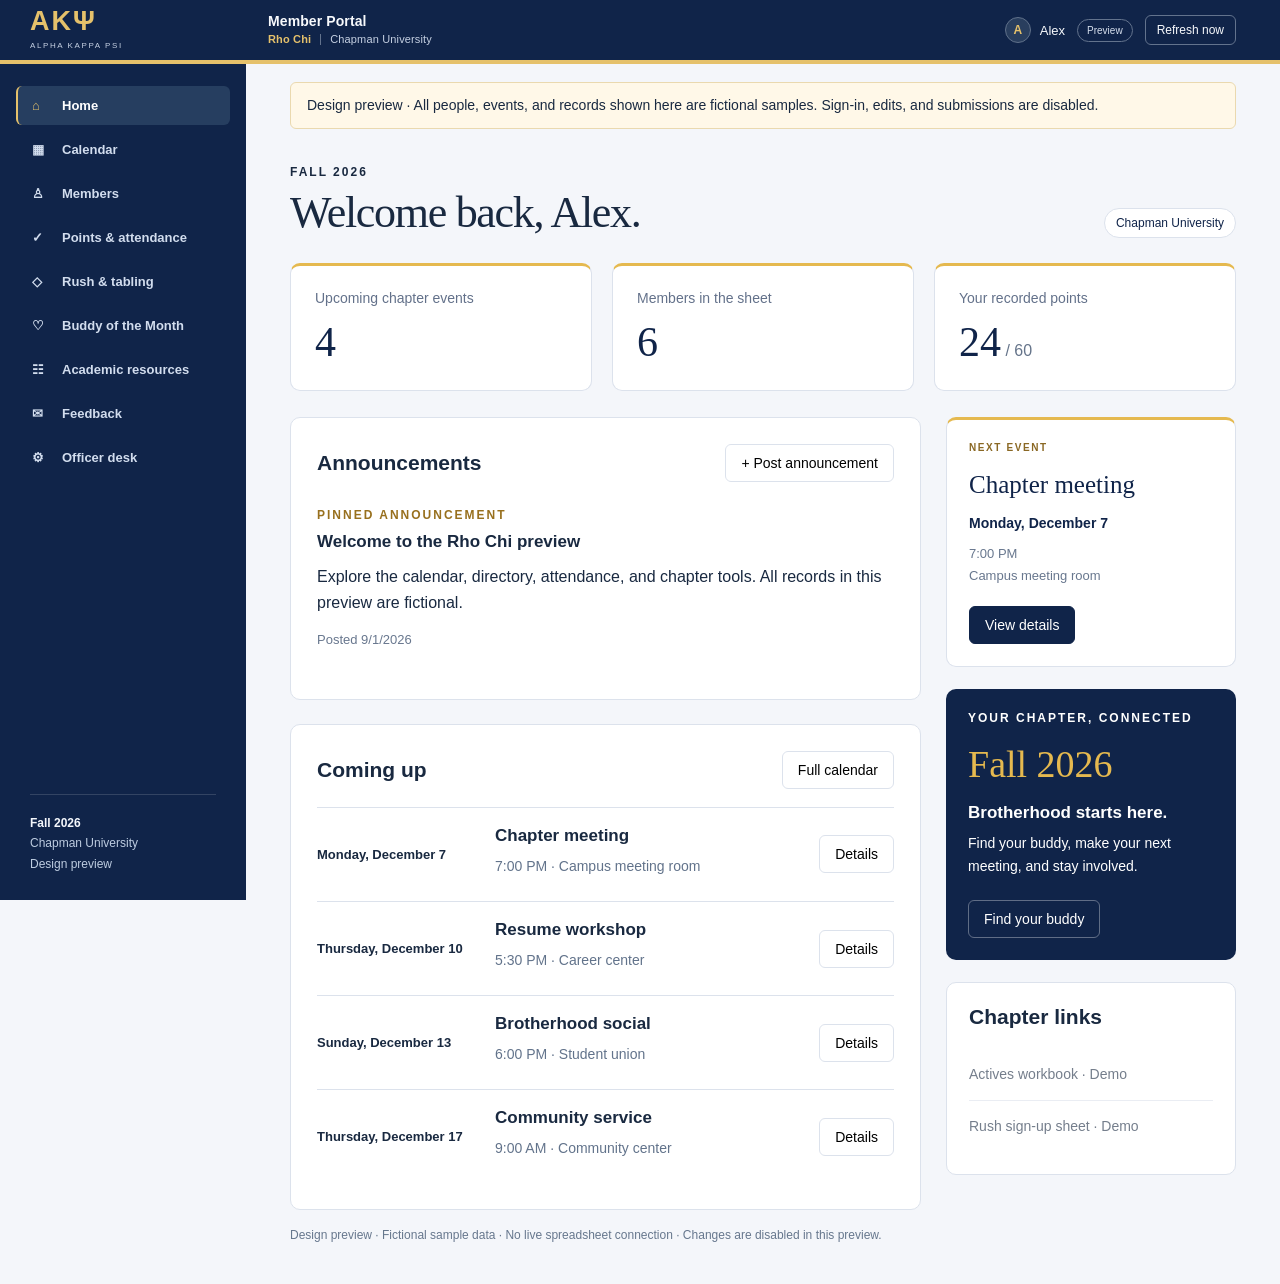
<file: docs/index.html>
<!doctype html><html lang="en"><head><meta charset="utf-8"><meta name="viewport" content="width=device-width, initial-scale=1"><meta name="robots" content="noindex,nofollow"><title>Design preview · AKPsi Rho Chi · Chapman University</title><link rel="stylesheet" href="./style.css"></head><body><div id="root"><p class="loading">Opening Rho Chi…</p></div><script src="./app.js" defer></script></body></html>
</file>
<file: docs/style.css>
.mobile-list{display:none}.attendance{padding:26px;margin-top:22px}
:root{font-family:Inter,-apple-system,BlinkMacSystemFont,"Segoe UI",sans-serif;color:#192940;background:#f4f6fa;font-size:16px;--navy:#102449;--gold:#e5b94f;--line:#dce2ec}*{box-sizing:border-box}body{margin:0}button,a,input,select{font:inherit}button,a{touch-action:manipulation}button{cursor:pointer}button:focus-visible,a:focus-visible,input:focus-visible,select:focus-visible{outline:3px solid #b78929;outline-offset:3px}a{color:inherit}.shell{display:grid;grid-template-columns:246px 1fr;min-height:100vh}aside{background:var(--navy);color:#eef2fa;padding:35px 22px;display:flex;flex-direction:column;position:sticky;top:0;height:100vh}.brand{padding:0 14px 37px}.letters{font-family:Georgia,serif;font-size:38px;letter-spacing:5px;color:var(--gold)}.brand strong{display:block;margin-top:12px;font-size:18px}.eyebrow{font-size:12px;text-transform:uppercase;letter-spacing:2px;font-weight:650}.brand .eyebrow{margin-top:9px;color:#bac7df}nav{display:grid;gap:8px}nav button{border:0;text-align:left;background:transparent;color:#ccd6e9;padding:15px;border-radius:8px}nav button.active{background:#ffffff16;color:white;border-left:3px solid var(--gold)}nav button span{display:inline-block;width:30px}.aside-foot{margin-top:auto;padding:24px 14px 0;font-size:14px;color:#bac7df;line-height:1.7}.aside-foot b{color:#f7f9fd}.main{padding:0 44px 42px;max-width:1700px;width:100%}.topbar{display:flex;justify-content:space-between;align-items:center;border-bottom:1px solid var(--line);padding:22px 0;font-size:14px;color:#5f6e85;gap:14px}.pill{border:1px solid var(--line);padding:7px 11px;border-radius:30px;font-size:12px;color:var(--navy);background:white}.heading{display:flex;align-items:end;justify-content:space-between;gap:20px;margin:36px 0 25px}h1{font-family:Georgia,serif;font-weight:400;font-size:44px;letter-spacing:-1.3px;margin:8px 0 0}h2{font-size:21px;margin:0 0 20px}h3{font-size:17px;margin:0 0 9px}p{line-height:1.65}small,.muted{color:#65748a}.btn{display:inline-flex;align-items:center;justify-content:center;gap:8px;border:1px solid var(--line);background:white;padding:10px 15px;border-radius:6px;text-decoration:none;font-size:14px}.btn.primary{background:var(--navy);color:white;border-color:var(--navy)}.notice{background:#fff8e8;border:1px solid #ead9af;padding:12px 16px;border-radius:6px;font-size:14px;line-height:1.5;margin:0 0 22px}.workspace{display:grid;grid-template-columns:minmax(0,1fr) 290px;gap:25px}.panel{background:white;border:1px solid var(--line);border-radius:10px;overflow:hidden}.toolbar{padding:20px;display:flex;justify-content:space-between;align-items:center;gap:12px;flex-wrap:wrap}.toolbar strong{font-family:Georgia,serif;font-size:25px;font-weight:400}.controls{display:flex;gap:6px;align-items:center}.filters{padding:0 20px 20px;display:flex;gap:10px}.filters select,.filters input{border:1px solid var(--line);border-radius:5px;padding:9px;background:white;min-width:0;font-size:14px}.filters input{width:100%}.week,.grid{display:grid;grid-template-columns:repeat(7,minmax(0,1fr))}.week{border-top:1px solid var(--line);padding:13px 0;font-size:12px;color:#69798e;text-align:center}.cell{min-height:112px;border-top:1px solid var(--line);border-right:1px solid var(--line);padding:8px;min-width:0}.cell:nth-child(7n){border-right:0}.day{font-size:13px;display:inline-flex;align-items:center;justify-content:center;width:25px;height:25px;margin-bottom:4px}.today .day{background:var(--navy);color:white;border-radius:50%}.blank{background:#fafbfd}.event{display:block;text-align:left;width:100%;font-size:12px;line-height:1.4;background:#edf1f8;border:0;border-left:2px solid #47638e;border-radius:3px;padding:5px;margin-top:4px;color:#243e67;overflow-wrap:anywhere}.event.rush{background:#faf1de;border-color:#c59d47;color:#78591d}.event.pledge{background:#edf0fa;border-color:#7c88b8;color:#415788}.rail{display:grid;gap:22px;align-content:start}.rail .panel{padding:22px}.feature{background:var(--navy);color:white;border:0}.feature .muted{color:#bac7df}.feature .date-large{font-family:Georgia,serif;font-size:38px;color:var(--gold);margin:17px 0}.feature p{font-size:14px;margin:8px 0}.feature .btn{margin-top:14px;background:transparent;color:white;border-color:#ffffff55}.linkrow{display:block;text-decoration:none;padding:15px 0;border-bottom:1px solid var(--line);font-size:14px;line-height:1.5}.linkrow:last-child{border:0}.linkrow span{float:right}.legend{display:flex;gap:18px;padding:16px 20px;color:#67778c;font-size:12px}.dot{display:inline-block;width:7px;height:7px;margin-right:7px;border-radius:50%;background:#47638e}.dot.gold{background:#c59d47}.dot.blue{background:#7c88b8}.list{padding:0 20px 20px}.listrow{display:grid;grid-template-columns:90px 1fr auto;gap:18px;padding:18px 0;border-top:1px solid var(--line);align-items:center}.listrow p{font-size:14px;margin:5px 0;color:#62738b}.empty{padding:35px;text-align:center;color:#65748a}.cards{display:grid;grid-template-columns:repeat(2,minmax(0,1fr));gap:22px}.cards .panel{padding:27px}.cards p{color:#62738b}.metric{font-family:Georgia,serif;font-size:52px;color:var(--navy)}table{border-collapse:collapse;width:100%;font-size:14px}td,th{padding:14px 8px;border-bottom:1px solid var(--line);text-align:left}.login{max-width:470px;margin:12vh auto;padding:40px}.login .letters{color:#926d25}.login h1{font-size:37px}.login .btn{width:100%;margin-top:22px}.login small{display:block;margin-top:18px;line-height:1.6}dialog{border:1px solid var(--line);border-radius:12px;max-width:510px;width:calc(100% - 32px);padding:30px}dialog::backdrop{background:#09172e88}dialog h2{font-family:Georgia,serif;font-size:29px;margin-top:20px}dialog p{color:#556980}dialog .close{float:right}.source{font-size:12px;margin-top:18px;color:#66778d}.error{padding:24px}.login-error{color:#9c361f}@media(min-width:1450px){.cell{min-height:135px}}@media(max-width:1150px){.workspace{grid-template-columns:1fr}.rail{grid-template-columns:1fr 1fr}.main{padding:0 25px 30px}.shell{grid-template-columns:210px 1fr}}@media(max-width:760px){.shell{display:block}aside{height:auto;position:static;padding:18px}.brand{padding:0 0 18px;display:flex;align-items:center;gap:18px}.letters{font-size:28px}.brand strong{margin:0}.brand .eyebrow{display:none}nav{display:flex;overflow:auto}nav button{white-space:nowrap;padding:12px}nav button span{display:none}.aside-foot{display:none}.main{padding:0 16px 25px}.topbar{font-size:12px;flex-wrap:wrap}h1{font-size:35px}.heading{margin-top:26px;align-items:start}.heading>.btn{font-size:12px}.rail,.cards{grid-template-columns:1fr}.grid,.week{display:none}.legend{display:none}.filters{flex-wrap:wrap}.toolbar{padding:16px}.mobile-list{display:block!important}.listrow{grid-template-columns:62px 1fr;gap:10px}.listrow>.btn{grid-column:2;justify-self:start}.topbar .email{max-width:190px;overflow-wrap:anywhere}}@media(prefers-reduced-motion:no-preference){button,a{transition:background .15s}button:hover,.btn:hover{filter:brightness(.95)}}
/* Expanded member portal */
aside{overflow-y:auto}nav{gap:3px}nav button{font-size:14px;padding:12px}.brand{padding-bottom:24px}.aside-foot{padding-top:20px}.account{display:flex;align-items:center;gap:10px;flex-wrap:wrap}.preview-note{margin-top:18px;margin-bottom:0}.stack{display:grid;gap:24px;align-content:start}.padded{padding:26px}.section-head{display:flex;align-items:center;justify-content:space-between;gap:16px;flex-wrap:wrap;margin-bottom:18px}.section-head h2,.section-head h3{margin:0}.stats{display:grid;grid-template-columns:repeat(3,1fr);gap:20px;margin-bottom:26px}.stat{background:white;border:1px solid var(--line);border-radius:10px;padding:24px;text-align:left;color:var(--navy);border-top:3px solid var(--gold)}.stat span{display:block;font-size:14px;color:#63718a}.stat strong{font-family:Georgia,serif;font-size:42px;font-weight:400;display:block;margin-top:12px}.stat small{font:16px Inter,-apple-system,sans-serif}.announcement{padding:22px 0;border-bottom:1px solid var(--line)}.announcement:last-child{border-bottom:0}.announcement:first-of-type{padding-top:8px}.announcement p{margin:12px 0}.announcement .btn{margin-top:14px}.preserve{white-space:pre-wrap;overflow-wrap:anywhere}.meta{font-size:13px;color:#68778e;line-height:1.7}.gold-text{color:#98701e}.announcement .eyebrow{margin-bottom:10px}.member-grid{display:grid;grid-template-columns:repeat(3,minmax(0,1fr));gap:20px}.member-card{padding:24px}.member-card h3{margin-top:15px}.member-card p{font-size:14px;color:#62738b;line-height:1.6}.member-card .role{color:var(--navy);font-weight:600}.avatar{width:48px;height:48px;border-radius:50%;background:#edf1f8;color:var(--navy);display:flex;align-items:center;justify-content:center;font-size:16px;font-weight:600;border:1px solid #dce2ec}.email-link{font-size:14px;display:block;margin-top:15px;overflow-wrap:anywhere}.filters.standalone{padding:0}.standalone input{max-width:650px}.table-wrap{overflow-x:auto;max-width:100%}.shift-table{min-width:720px}.shift-table td{min-width:105px;vertical-align:top}.shift-table th{background:#edf1f8}.shift-table td:first-child{font-weight:600}.top-gap{margin-top:24px}.buddy-highlight{border-left:4px solid var(--gold)}.buddy-highlight h2{font-family:Georgia,serif;font-size:32px;margin-top:14px}.rating-row{display:flex;gap:8px;flex-wrap:wrap}details summary{cursor:pointer;font-size:14px;color:var(--navy);padding:12px 0}progress{width:100%;height:12px;accent-color:var(--navy);margin-top:18px}label{display:grid;gap:8px;margin-bottom:18px;font-size:14px;font-weight:600}label input,label textarea,label select{width:100%;border:1px solid #bbc6d8;border-radius:5px;padding:11px;background:white;color:#192940;font-weight:400;font-size:16px;min-width:0}textarea{resize:vertical}label.check{display:flex;align-items:center;gap:10px;font-weight:400}label.check input{width:18px;height:18px;accent-color:var(--navy)}.form-columns{display:grid;grid-template-columns:1fr 1fr;gap:16px}.form-error{color:#9c361f;font-size:14px}.success{background:#edf2fc;border:1px solid #b6c7e8;border-radius:6px;padding:13px 17px;margin-bottom:22px;font-size:14px}dialog{max-width:590px;max-height:90vh}dialog h2{clear:both;padding-top:12px}.link-button{display:block;border:0;border-bottom:1px solid var(--line);background:white;width:100%;padding:15px 0;text-align:left;color:var(--navy);font-size:14px}.resource-panel{padding:22px}button:disabled{opacity:.6;cursor:wait}.loading{padding:30px}
@media(max-width:1200px){.member-grid{grid-template-columns:repeat(2,minmax(0,1fr))}.stats{gap:12px}.stat{padding:20px}}
@media(max-width:760px){nav{gap:4px}nav button{font-size:14px}.brand{padding-bottom:18px}.stats{grid-template-columns:1fr;gap:12px}.stat{display:flex;align-items:center;justify-content:space-between;padding:16px 20px}.stat strong{font-size:32px;margin-top:0}.account{gap:8px}.account>.btn{font-size:12px;padding:7px 9px}.member-grid{grid-template-columns:repeat(2,minmax(0,1fr))}.member-card{padding:18px}.desktop-only{display:none}.padded{padding:20px}.form-columns{grid-template-columns:1fr}.heading h1{font-size:33px}.heading{gap:10px}.preview-note{font-size:13px}.topbar{gap:12px}}
@media(max-width:440px){.member-grid{grid-template-columns:1fr}.cards .panel{padding:20px}.heading{align-items:center}.heading .btn{padding:9px;font-size:13px}.account .pill{display:none}}

.chapter-university{font-size:14px;line-height:1.5;color:#e5b94f;margin-top:6px}
@media(max-width:760px){.chapter-university{font-size:13px;margin-top:3px}}

/* Member directory and consistent event symbols */
.event-symbol{display:inline-block;width:1em;height:1em;vertical-align:-.1em;margin-right:.28em;fill:none;stroke:#98701e;stroke-width:1.8;stroke-linecap:round;stroke-linejoin:round;flex-shrink:0}
.directory-bar{display:flex;justify-content:space-between;align-items:center;gap:24px;margin-bottom:28px;padding-bottom:22px;border-bottom:1px solid var(--line)}.directory-bar p{margin:6px 0 0;color:#68778e;font-size:14px}.directory-bar .filters{flex:1;max-width:590px;margin:0}.directory-bar input{padding:12px 14px}.directory-grid{display:grid;grid-template-columns:repeat(3,minmax(0,1fr));gap:24px}.directory-card{background:#fff;border:1px solid #dce2ec;border-radius:14px;overflow:hidden;display:flex;flex-direction:column;box-shadow:0 3px 10px #10244904}.member-top{padding:25px 25px 18px;display:flex;align-items:center;justify-content:space-between;background:linear-gradient(115deg,#edf1f8,#f8f9fc);border-top:3px solid #c4a255}.member-monogram{display:flex;align-items:center;justify-content:center;background:var(--navy);color:#e5c77e;border:1px solid #20365c;outline:4px solid white;width:62px;height:62px;border-radius:50%;font-family:Georgia,serif;font-size:24px;letter-spacing:1px}.member-class{font-family:Georgia,serif;font-size:23px;color:#8b6c30;letter-spacing:2px}.member-identity{padding:20px 25px 0}.member-identity h2{font-family:Georgia,serif;font-size:25px;line-height:1.25;font-weight:400;color:var(--navy);margin:0 0 12px;overflow-wrap:anywhere}.member-role{display:inline-block;font-size:12px;letter-spacing:.25px;color:#66758c;padding:6px 10px;background:#f2f4f8;border-radius:4px;line-height:1.5}.member-role.leadership{background:#fbf4e4;color:#795b22}.member-study{padding:23px 25px 20px;flex:1}.member-study .eyebrow,.member-bottom .eyebrow{font-size:11px;letter-spacing:1.2px;color:#718096}.member-study p{margin:7px 0 0;font-size:14px;line-height:1.6;color:#3e506b}.member-bottom{margin:0 25px;padding:17px 0 12px;border-top:1px solid #e7ebf2;display:flex;align-items:center;justify-content:space-between;gap:10px}.member-bottom p{margin:5px 0 0;font-size:14px;color:#30445f}.member-contact{display:inline-flex;align-items:center;gap:7px;text-decoration:none;font-size:14px;color:var(--navy);font-weight:600;border:1px solid #dce2ec;padding:9px 11px;border-radius:6px}.member-contact:hover{background:#edf1f8}.member-contact svg{width:16px;height:16px;stroke:currentColor;fill:none;stroke-width:1.5}.member-email{padding:0 25px 20px;color:#6c7990;font-size:12px;overflow-wrap:anywhere}.member-office{padding:12px 25px;background:#f7f8fb;border-top:1px solid #e7ebf2;font-size:12px;color:#63718b;overflow-wrap:anywhere}
@media(max-width:1200px){.directory-grid{grid-template-columns:repeat(2,minmax(0,1fr))}.directory-bar{align-items:flex-start;flex-direction:column;width:100%}.directory-bar .filters{width:100%;max-width:none}}
@media(max-width:600px){.directory-grid{grid-template-columns:1fr;gap:20px}.directory-bar .filters{flex-direction:column}.directory-bar select{width:100%}.member-identity h2{font-size:27px}.member-top{padding-top:22px}.directory-bar{gap:18px}}
/* Chapter wordmark */
.brand strong{font-family:Georgia,"Times New Roman",serif;font-size:25px;font-weight:400;line-height:1.18;letter-spacing:-.35px;margin-top:16px;color:#f4f6fc}.brand .chapter-university{font-family:Georgia,"Times New Roman",serif;font-size:15px;font-weight:400;line-height:1.5;letter-spacing:.15px;color:#e5c77e;margin-top:7px}.brand .eyebrow{font-family:-apple-system,BlinkMacSystemFont,"Segoe UI",sans-serif;font-size:10px;font-weight:500;letter-spacing:2.1px;line-height:1.6;color:#c4cee1;margin-top:12px}.brand .letters{font-weight:400;letter-spacing:4px}
@media(max-width:760px){.brand strong{font-size:25px;margin-top:0}.brand .chapter-university{font-size:14px;margin-top:4px}.brand .eyebrow{display:block;font-size:9px;letter-spacing:1.7px;margin-top:6px}.brand{align-items:center;gap:21px;padding-bottom:20px}.brand .letters{font-size:32px}}
/* Stronger Greek chapter mark */
.brand .letters{font-weight:700}
/* Simple chapter branding */
.brand .letters,.brand strong,.brand .chapter-university{font-family:-apple-system,BlinkMacSystemFont,"Segoe UI",Arial,sans-serif}
.brand .letters{font-size:36px;font-weight:700;letter-spacing:2px;line-height:1.2}
.brand strong{font-size:19px;font-weight:600;line-height:1.3;letter-spacing:-.3px;white-space:nowrap;margin-top:16px}
.brand .chapter-university{font-size:13px;font-weight:400;letter-spacing:0;margin-top:6px}
@media(min-width:761px) and (max-width:1150px){.brand{padding-left:6px;padding-right:6px}.brand strong{font-size:17px}}
@media(max-width:760px){.brand{gap:18px}.brand .letters{font-size:30px}.brand strong{font-size:19px;margin-top:0}.brand .chapter-university{font-size:13px;margin-top:5px}}
@media(max-width:360px){.brand{gap:12px}.brand .letters{font-size:26px}.brand strong{font-size:17px}}

.brand .brand-mark .eyebrow{margin-top:6px;font-size:9px;letter-spacing:1.7px;white-space:nowrap}
@media(max-width:760px){.brand{flex-direction:column;align-items:flex-start;gap:16px}.brand .brand-mark .eyebrow{font-size:9px}}

/* Uppercase chapter name */
.brand strong{font-size:17px;letter-spacing:.1px}
@media(min-width:761px) and (max-width:1150px){.brand strong{font-size:15px}}
@media(max-width:360px){.brand strong{font-size:16px}}

/* Polished member hub header */
.brand{padding-bottom:28px}
.topbar{min-height:88px;padding:20px 0;border-bottom:1px solid var(--line);position:relative;gap:20px}
.topbar::after{content:"";position:absolute;bottom:-1px;left:0;width:48px;height:2px;background:var(--gold)}
.topbar-identity{display:grid;gap:5px}
.topbar-title{font-size:15px;font-weight:650;letter-spacing:.2px;color:var(--navy)}
.topbar-subtitle{font-size:10px;letter-spacing:1.3px;text-transform:uppercase;color:#65748a;line-height:1.5}
.account{gap:12px}
.account-name{display:inline-flex;align-items:center;gap:9px;font-size:13px;font-weight:500;color:var(--navy)}
.account-avatar{display:inline-flex;align-items:center;justify-content:center;width:30px;height:30px;border-radius:50%;background:#efe5cd;color:#71551f;font-size:12px;font-weight:700;border:1px solid #e3d3af}
.topbar .pill{font-size:10px;padding:5px 9px;background:transparent;color:#68778e}
.topbar .btn{border-radius:8px;font-size:12px;padding:9px 13px;color:var(--navy);background:#fff}
@media(max-width:760px){.brand{padding-bottom:22px}.topbar{padding:18px 0;gap:14px}.topbar-subtitle{font-size:9px;letter-spacing:.8px}.account{gap:8px}.account-name{font-size:12px}.account-avatar{width:26px;height:26px}.topbar .btn{font-size:11px;padding:8px 10px}}
/* Compact gold header */
.topbar{min-height:58px;padding:10px 16px;background:#f3ead5;border-bottom:1px solid #e4d5b2;border-radius:0 0 10px 10px;gap:14px}
.topbar::after{display:none}
.topbar-identity{gap:2px}
.topbar-title{font-size:13px}
.topbar-subtitle{font-size:9px;letter-spacing:1px;color:#756747}
.topbar .account-avatar{width:26px;height:26px;background:#e8d7af;border-color:#dbc58e}
.topbar .pill{border-color:#dcccaa;color:#756747}
.topbar .btn{padding:7px 11px;background:#fffcf5;border-color:#ddcfb1}
@media(max-width:760px){.topbar{min-height:54px;padding:9px 12px;gap:10px}.topbar-subtitle{font-size:8px;letter-spacing:.6px}.topbar .account{gap:6px}.topbar .btn{padding:6px 9px}}

/* Continuous slate header */
.topbar{width:calc(100% + 88px);margin-left:-44px;padding:10px 44px;background:#dce4ee;border:0;border-bottom:1px solid #c7d2e1;border-radius:0}
.topbar-subtitle{color:#53657e}.topbar .pill{border-color:#bfcddd;color:#52657e}.topbar .account-avatar{background:#c4d1e2;border-color:#b5c5da;color:#203b60}.topbar .btn{background:transparent;border-color:#b3c3d7}
@media(max-width:1150px){.topbar{width:calc(100% + 50px);margin-left:-25px;padding:10px 25px}}
@media(max-width:760px){.topbar{width:calc(100% + 32px);margin-left:-16px;padding:9px 16px}}

/* Chapter affiliation in the portal header */
.topbar-title{font-size:14px;font-weight:650;letter-spacing:.1px}
.topbar-subtitle{display:flex;align-items:center;gap:9px;font-size:11px;line-height:1.5;letter-spacing:.15px;text-transform:none;color:#53657e}
.topbar-chapter{font-weight:600;color:#344b69}
.topbar-divider{width:1px;height:11px;background:#a2b2c7;flex-shrink:0}
@media(max-width:760px){.topbar-title{font-size:13px}.topbar-subtitle{font-size:10px;gap:7px;letter-spacing:0}}
/* Navy portal header */
.topbar{background:#102449;border-bottom-color:#263c5c}
.topbar-title,.topbar .account-name{color:#f4f6fa}
.topbar-subtitle{color:#c1cde0}
.topbar-chapter{color:#e5c77e}
.topbar-divider{background:#64748d}
.topbar .account-avatar{background:#283c5c;border-color:#52617a;color:#e5c77e}
.topbar .pill{color:#d4deed;border-color:#52617a;background:transparent}
.topbar .btn{color:#f4f6fa;border-color:#64748d;background:transparent}
.topbar .btn:hover{background:#283c5c}
/* Unified navy navigation frame */
.shell{--frame-navy:#102449;--frame-edge:#ffffff18;--frame-gold:#e5c77e}
aside{background:var(--frame-navy);padding:0 16px 26px}
.brand{height:64px;min-height:64px;margin:0 -16px 22px;padding:10px 30px;display:flex;justify-content:center;align-items:flex-start;border-bottom:1px solid var(--frame-edge)}
.brand .letters{font-size:27px;line-height:1;letter-spacing:2px;color:var(--frame-gold)}
.brand .brand-mark .eyebrow{font-size:8px;letter-spacing:1.6px;line-height:1.3;margin-top:6px;color:#c1cde0}
.topbar{min-height:64px;background:var(--frame-navy);border-bottom:1px solid var(--frame-edge);box-shadow:none}
nav{gap:5px}
nav button{border-left:2px solid transparent;border-radius:6px;padding:12px 14px;color:#c1cde0;font-size:13px}
nav button.active{border-left:2px solid var(--frame-gold);background:#ffffff10;color:#fff}
nav button.active span{color:var(--frame-gold)}
nav button:hover{background:#ffffff0b}
.aside-foot{margin-left:14px;margin-right:14px;padding:18px 0 0;border-top:1px solid var(--frame-edge);font-size:12px;color:#aebed5}
.topbar .btn{border-color:#ffffff30;border-radius:6px}
.topbar .account-avatar{background:#ffffff0c;border-color:#ffffff25;color:var(--frame-gold)}
.topbar .pill{border-color:#ffffff25;color:#aebed5}
@media(min-width:761px){.main{max-width:none}.brand{flex-direction:column;gap:0}}
@media(max-width:760px){aside{padding:0 16px}.brand{height:64px;margin-bottom:12px;padding:10px 20px;justify-content:center;gap:0}nav{padding-bottom:12px}nav button{padding:10px 12px;font-size:13px}.topbar{min-height:60px;border-top:1px solid var(--frame-edge)}.aside-foot{display:none}}
/* Left-aligned portal heading with a contrasting header */
.topbar{padding-left:22px;background:#e5ebf2;border-bottom-color:#ced8e5}
.topbar-title,.topbar .account-name{color:#102449}
.topbar-subtitle{color:#586b84}
.topbar-chapter{color:#344d70}
.topbar-divider{background:#a7b7cc}
.topbar .account-avatar{background:#d1dcea;border-color:#b9c9dd;color:#28476e}
.topbar .pill{border-color:#bccbdd;color:#536981}
.topbar .btn{color:#203d61;border-color:#b4c5da;background:#ffffff55}
.topbar .btn:hover{background:#fff}
@media(max-width:760px){.topbar{padding-left:16px;justify-content:flex-start}.topbar-identity{margin-right:auto}}
/* Warm ivory portal header */
.topbar{background:#f0eadf;border-bottom-color:#dcd2c1}
.topbar-subtitle{color:#6d685f}
.topbar-chapter{color:#514735}
.topbar-divider{background:#bdb09a}
.topbar .account-avatar{background:#e5dac5;border-color:#d0bea0;color:#65502c}
.topbar .pill{border-color:#cfc2ac;color:#6d604b}
.topbar .btn{border-color:#cabcA4;background:#ffffff55}
/* Charcoal grey portal header */
.topbar{background:#41454d;border-bottom-color:#343840}
.topbar-title,.topbar .account-name{color:#f7f8fa}
.topbar-subtitle{color:#d1d4da}
.topbar-chapter{color:#e5c77e}
.topbar-divider{background:#858991}
.topbar .account-avatar{background:#555a64;border-color:#777d88;color:#f0d99e}
.topbar .pill{border-color:#858a94;color:#e1e4e9}
.topbar .btn{color:#f7f8fa;border-color:#858a94;background:transparent}
.topbar .btn:hover{background:#555a64}
/* Deep slate blue-grey portal header */
.topbar{background:#303b4b;border-bottom-color:#253040}
.topbar .account-avatar{background:#435166;border-color:#738197}
.topbar .btn:hover{background:#435166}

/* Organized points overview and full-width attendance */
.points-overview{display:grid;grid-template-columns:minmax(260px,.85fr) minmax(0,1.35fr);gap:24px;align-items:start}
.points-summary{border-top:3px solid var(--gold)}
.points-summary h2{margin:12px 0 0}.points-summary .metric{margin-top:12px;line-height:1.2}.points-summary .metric small{font-size:23px;color:#65748a}
.points-caption{font-size:13px;color:#65748a;margin:8px 0 0}
.points-service{display:grid;gap:7px;border-top:1px solid var(--line);padding-top:20px;margin-top:22px;font-size:13px;line-height:1.6}
.points-service span{color:#65748a}.points-summary .meta{margin:20px 0}
.points-history .section-head p{margin:7px 0 0}.points-history th{white-space:nowrap}.points-history td:first-child{font-weight:500;color:var(--navy)}
.points-history td:last-child{font-weight:600;white-space:nowrap}
.attendance-status{font-size:12px;color:#536981}
.points-overview table th,.points-history table th{background:#f4f6fa;font-size:12px;color:#65748a}
@media(max-width:1000px){.points-overview{grid-template-columns:1fr}}

/* Attendance and earned point indicators */
.attendance-status,.earned-points{display:inline-flex;align-items:center;padding:5px 9px;border-radius:6px;font-size:12px;font-weight:600;line-height:1.4}
.status-attended{background:#e6f3eb;color:#21633c}.status-exempt{background:#fff2d5;color:#775614}.status-zero{background:#fbeceb;color:#973b38}.status-review{background:#edf0f5;color:#59677b}
.points-summary progress{accent-color:#338351}

/* Readable tabling schedules */
.tabling-panel{min-width:0}.tabling-panel .table-wrap{border:1px solid var(--line);border-radius:8px}
.shift-table{min-width:760px;table-layout:auto}.shift-table thead th{background:#102449;color:#fff;font-size:12px;font-weight:600;white-space:nowrap;padding:16px}
.shift-table tbody td,.shift-table tbody th{padding:13px 16px;border-right:1px solid #e6eaf1;font-size:13px;line-height:1.5;min-width:130px;vertical-align:top}
.shift-table tbody th{background:#f4f6fa;font-weight:500;color:#52647e;min-width:150px}
.shift-table tbody tr:nth-child(even) td{background:#f8f9fc}.shift-table tbody .shift-lead td{background:#f5eddc;font-weight:600;color:#624b1f}.shift-table tbody .shift-location td{background:#edf2f8}
.listrow{grid-template-columns:160px minmax(0,1fr) auto}.listrow>strong{font-size:13px;line-height:1.5}
@media(max-width:760px){.listrow{grid-template-columns:110px minmax(0,1fr)}}

/* Attendance grouped by chapter category */
.attendance-category{margin-top:26px}.attendance-category>.section-head{padding:12px 15px;background:#edf1f7;border-left:3px solid var(--gold);border-radius:4px;margin-bottom:12px}.attendance-category h3{margin:0;color:var(--navy);font-size:16px}.attendance-category table{table-layout:fixed}.attendance-category th:first-child{width:34%}.attendance-category td{overflow-wrap:anywhere}.attendance-category .table-wrap{overflow:auto}.attendance-category table{min-width:620px}

/* Compact time slots without empty spreadsheet cells */
.compact-shifts{border:1px solid var(--line);border-radius:8px;overflow:hidden}.compact-shift{display:grid;grid-template-columns:190px minmax(0,1fr);border-bottom:1px solid var(--line)}.compact-shift:last-child{border-bottom:0}.compact-shift h3{margin:0;padding:20px;background:#edf1f7;color:var(--navy);font-size:13px;line-height:1.6}.shift-people{padding:16px 20px;display:grid;gap:12px}.shift-member-list,.shift-leaders>div{display:flex;flex-wrap:wrap;gap:7px}.shift-person{display:inline-block;padding:6px 10px;background:#f1f4f8;border-radius:5px;font-size:13px;color:#314862}.lead-person{background:#f5ecd8;color:#73551e;font-weight:600}.shift-leaders .eyebrow{display:block;font-size:9px;letter-spacing:1px;color:#7b6740;margin-bottom:7px}.tabling-panel .section-head .meta{margin:7px 0 0}
@media(max-width:760px){.compact-shift{grid-template-columns:1fr}.compact-shift h3{padding:12px 16px}.shift-people{padding:14px 16px}}

/* Home next-event card */
.home-next-event{border-top:3px solid var(--gold)}
.home-next-event>.eyebrow{font-size:10px;color:#8a6824;letter-spacing:1.6px}
.home-next-event h2{font-family:Georgia,serif;font-size:25px;font-weight:400;line-height:1.25;color:var(--navy);margin:16px 0 12px}
.home-next-event .next-event-date{font-size:14px;font-weight:600;color:var(--navy);margin:0 0 8px}
.home-next-event .meta{margin:0 0 18px}
.home-next-event .btn{background:var(--navy);border-color:var(--navy);color:white}

/* Rich gold Greek lettering */
.brand .letters{color:#e6b532}

/* White member portal header */
.topbar{background:#fff;border-bottom-color:#dce2ec}
.topbar-title,.topbar .account-name{color:#102449}
.topbar-subtitle{color:#65748a}
.topbar-chapter{color:#344d70}
.topbar-divider{background:#bdc8d8}
.topbar .account-avatar{background:#edf1f7;border-color:#cbd5e2;color:#344d70}
.topbar .pill{border-color:#d3dce8;color:#65748a}
.topbar .btn{background:#fff;border-color:#cbd5e2;color:#102449}
.topbar .btn:hover{background:#f1f4f8}

/* Continuous white branding and portal bar */
.brand{background:#fff;border-bottom-color:#dce2ec}
.brand .brand-mark .eyebrow{color:#53657e}
.brand .letters{color:#b88a16}
@media(min-width:761px){.brand{height:64px;min-height:64px}.topbar{height:64px}}

/* Continuous gold chapter header */
.brand,.topbar{background:#e5c16b;border-bottom-color:#c6a04d}
.brand .letters,.topbar-title,.topbar .account-name{color:#102449}
.brand .brand-mark .eyebrow,.topbar-subtitle,.topbar-chapter{color:#34405a}
.topbar-divider{background:#9f874e}
.topbar .account-avatar{background:#f0d89e;border-color:#b89b58;color:#102449}
.topbar .pill{border-color:#ad9255;color:#34405a}
.topbar .btn{background:transparent;border-color:#9f874e;color:#102449}
.topbar .btn:hover{background:#f0d89e}

/* Navy header and gold navigation */
aside{background:#e5c16b;color:#102449}
.brand,.topbar{background:#102449;border-bottom-color:#2c4162}
.brand .letters{color:#e5c16b}
.brand .brand-mark .eyebrow,.topbar-subtitle{color:#c6d1e3}
.topbar-title,.topbar .account-name{color:#f7f9fc}
.topbar-chapter{color:#e5c16b}
.topbar-divider{background:#63738d}
.topbar .account-avatar{background:#293e5e;border-color:#60718a;color:#e5c16b}
.topbar .pill{border-color:#63738d;color:#d6dfed}
.topbar .btn{background:transparent;border-color:#63738d;color:#f7f9fc}
.topbar .btn:hover{background:#293e5e}
aside nav button{color:#102449}
aside nav button:hover,aside nav button:focus-visible,aside nav button.active{background:#102449;color:#fff;filter:none;border-left-color:#102449}
aside nav button:hover span,aside nav button:focus-visible span,aside nav button.active span{color:#e5c16b}
.aside-foot{color:#39445b;border-top-color:#10244930}
.aside-foot b{color:#102449}
@media(max-width:760px){aside nav{scrollbar-color:#102449 #e5c16b}}

/* Distinct navy sidebar beneath the darker header */
aside{background:#1c3556;color:#edf2fa}
.brand{background:#102449;border-bottom:2px solid #c6a455}
aside nav button{color:#d2ddee}
aside nav button:hover,aside nav button:focus-visible{background:#102449;color:#fff;border-left-color:#e5c16b;filter:none}
aside nav button.active{background:#102449;color:#fff;border-left-color:#e5c16b}
aside nav button:hover span,aside nav button:focus-visible span,aside nav button.active span{color:#e5c16b}
.aside-foot{color:#bdcce0;border-top-color:#ffffff25}
.aside-foot b{color:#f4f7fc}
@media(max-width:760px){aside nav{scrollbar-color:#889ab4 #1c3556}}

/* Matching navy frame with a continuous gold rule */
aside,.brand,.topbar{background:#102449}
.brand,.topbar{border-bottom:4px solid #e5c16b}
aside nav button:hover,aside nav button:focus-visible,aside nav button.active{background:#263e60;border-left-color:#e5c16b}
@media(max-width:760px){aside nav{scrollbar-color:#889ab4 #102449}}

/* Bolder sidebar navigation labels */
aside nav button{font-weight:650}

.demo-disabled{cursor:default;opacity:.6}button:disabled,input:disabled,textarea:disabled{cursor:not-allowed}
</file>
